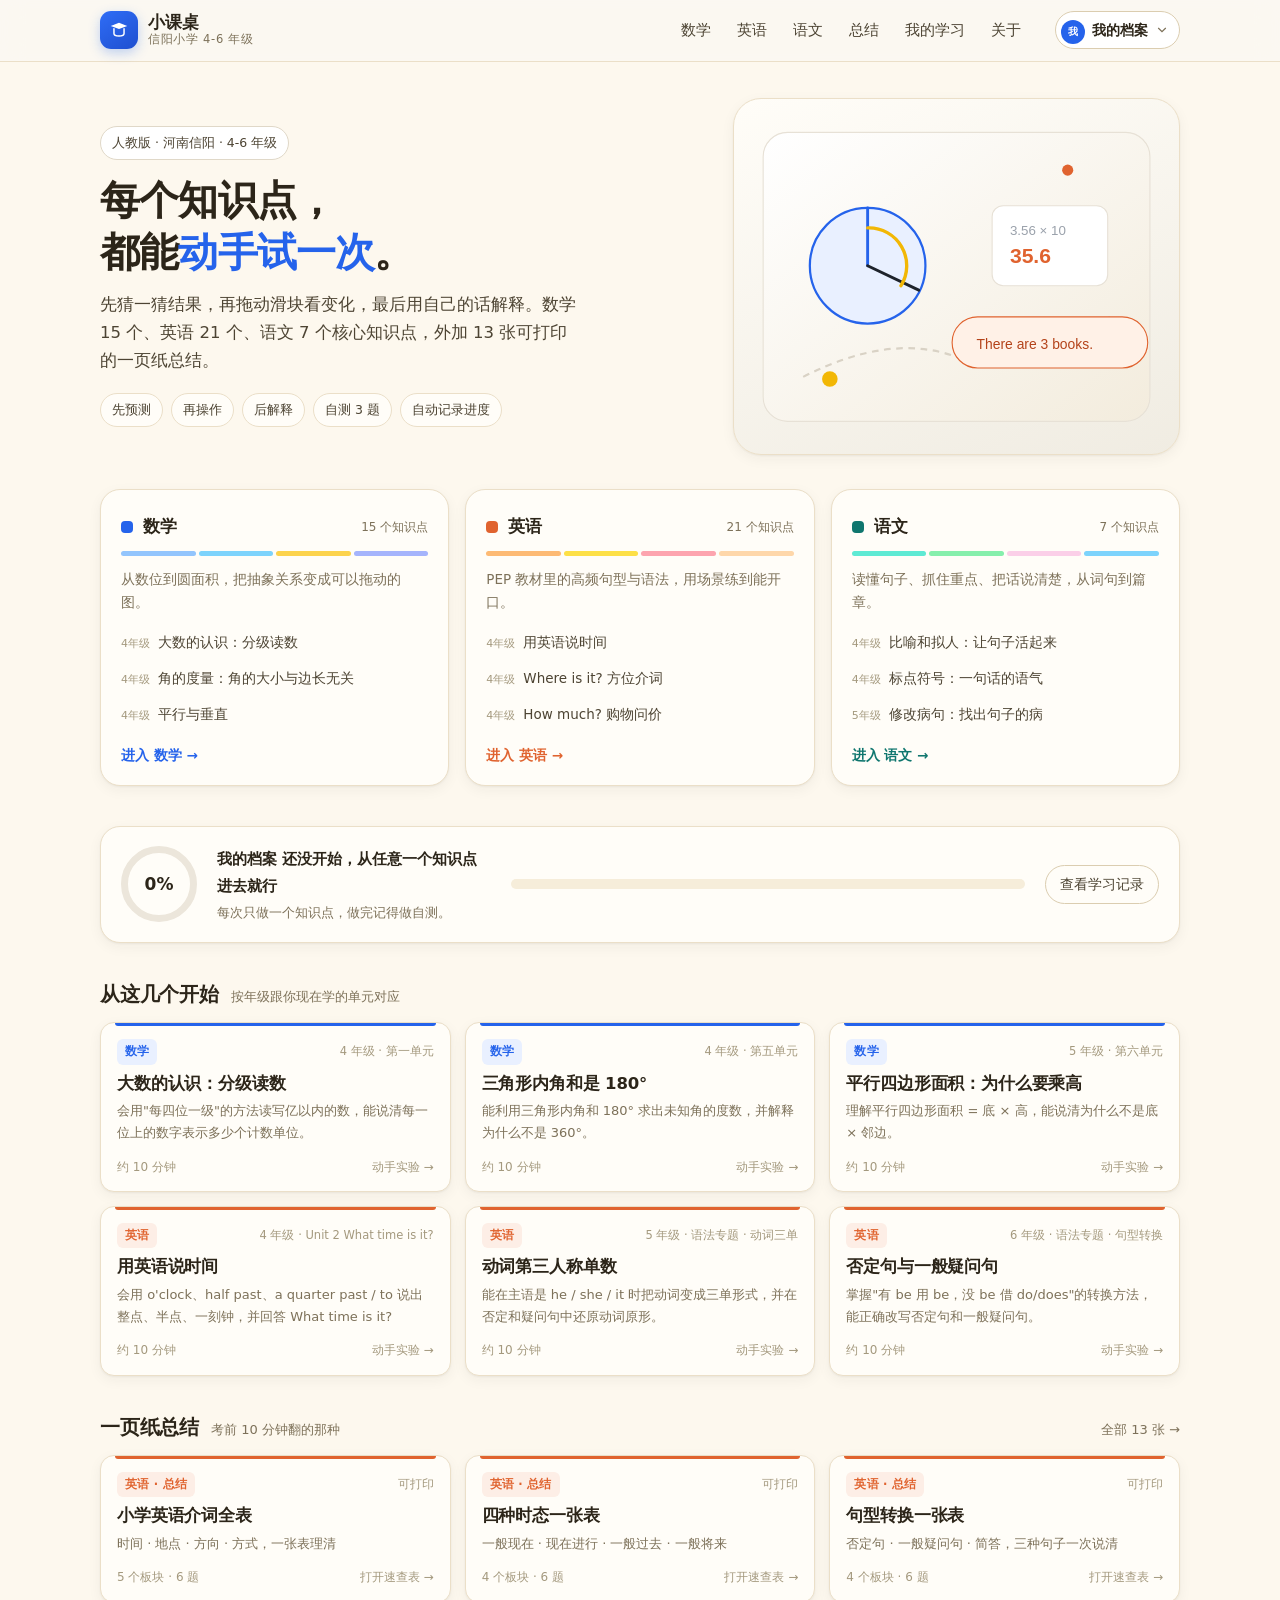
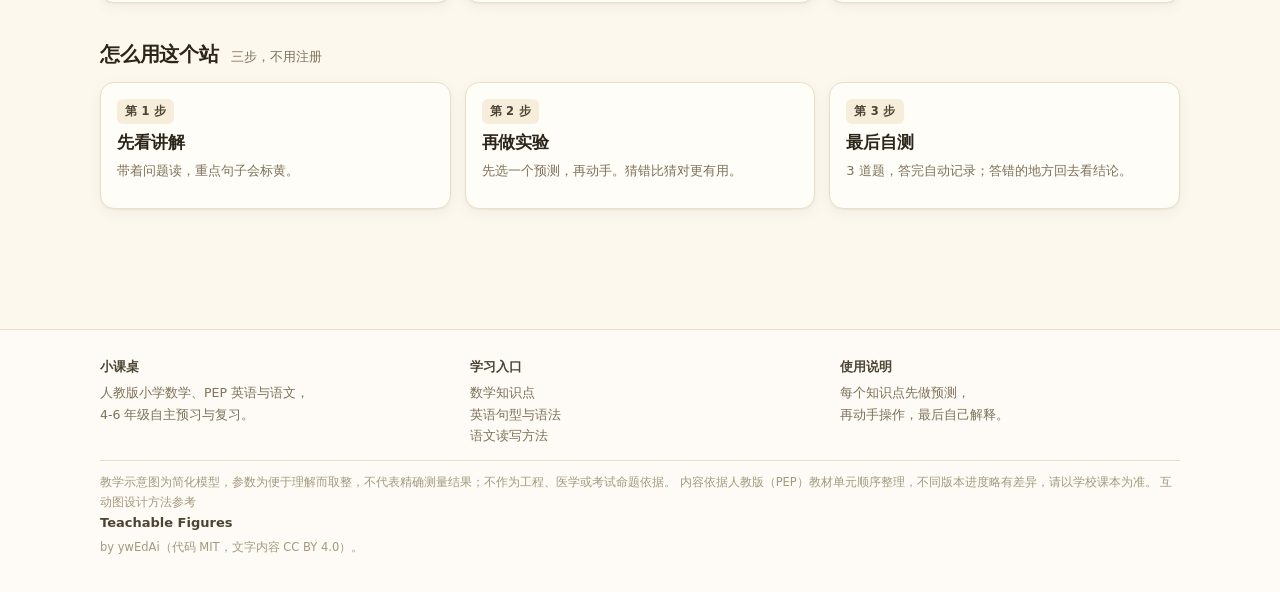
<file: index.html>
<!doctype html>
<html lang="zh-CN">
<head>
<meta charset="utf-8">
<meta name="viewport" content="width=device-width, initial-scale=1, viewport-fit=cover">
<title>小课桌 · 信阳小学 4-6 年级知识点</title>
<meta name="description" content="人教版小学数学、PEP 英语与语文知识点，每个知识点配一个可以动手做的实验：先预测、再操作、后解释。适合 4-6 年级自主预习与复习。">
<meta name="theme-color" content="#fbf8f3">
<meta name="format-detection" content="telephone=no">
<link rel="icon" href="assets/img/favicon.svg" type="image/svg+xml">
<link rel="stylesheet" href="assets/css/main.css">
</head>
<body>
<a class="skip" href="#main">跳到主要内容</a>

<header class="topbar">
  <div class="topbar-in">
    <a class="brand" href="#/">
      <span class="brand-mark" aria-hidden="true">
        <svg viewBox="0 0 24 24" fill="none"><path d="M3 7.5 12 4l9 3.5-9 3.5-9-3.5Z" fill="#fff"/><path d="M6.5 10.6v5.2c0 1.5 2.5 2.7 5.5 2.7s5.5-1.2 5.5-2.7v-5.2" stroke="#fff" stroke-width="1.6" stroke-linecap="round"/></svg>
      </span>
      <span class="brand-txt">
        <b>小课桌</b>
        <span>信阳小学 4-6 年级</span>
      </span>
    </a>
    <nav class="nav" aria-label="主导航">
      <a href="#/math" data-page="math">数学</a>
      <a href="#/english" data-page="english">英语</a>
      <a href="#/chinese" data-page="chinese">语文</a>
      <a href="#/cheat" data-page="cheat">总结</a>
      <a href="#/me" data-page="me">我的学习</a>
      <a href="#/about" data-page="about">关于</a>
    </nav>
    <button class="profile-btn" id="profileBtn" type="button" aria-haspopup="dialog" aria-expanded="false" aria-label="切换或新建学习档案">
      <span class="pf-avatar-slot" id="pfAvatar"></span>
      <span class="pf-name" id="pfName">我的档案</span>
      <svg class="pf-caret" viewBox="0 0 24 24" fill="none" stroke="currentColor" stroke-width="2" stroke-linecap="round"><path d="m6 9 6 6 6-6"/></svg>
    </button>
    <button class="burger" id="burger" aria-label="打开菜单" aria-expanded="false" aria-controls="sheet">
      <svg viewBox="0 0 24 24" fill="none" stroke="currentColor" stroke-width="2" stroke-linecap="round"><path d="M4 7h16M4 12h16M4 17h16"/></svg>
    </button>
  </div>
</header>

<div class="drawer" id="sheet" hidden>
  <div class="drawer-panel" role="dialog" aria-label="站点导航">
    <a href="#/"><i style="background:#1e232b"></i>首页</a>
    <a href="#/math"><i style="background:#2563eb"></i>数学</a>
    <a href="#/english"><i style="background:#e0632f"></i>英语</a>
    <a href="#/chinese"><i style="background:#0f766e"></i>语文</a>
    <a href="#/cheat"><i style="background:#f2b705"></i>一页纸总结</a>
    <a href="#/me"><i style="background:#15803d"></i>我的学习</a>
    <a href="#/about"><i style="background:#9aa1ab"></i>关于本站</a>
  </div>
</div>

<main id="main" class="wrap"></main>

<footer class="foot">
  <div class="foot-in">
    <div class="col">
      <b>小课桌</b>
      人教版小学数学、PEP 英语与语文，<br>4-6 年级自主预习与复习。
    </div>
    <div class="col">
      <b>学习入口</b>
      <a href="#/math">数学知识点</a><br>
      <a href="#/english">英语句型与语法</a><br>
      <a href="#/chinese">语文读写方法</a>
    </div>
    <div class="col">
      <b>使用说明</b>
      每个知识点先做预测，<br>再动手操作，最后自己解释。
    </div>
    <div class="foot-note">
      教学示意图为简化模型，参数为便于理解而取整，不代表精确测量结果；不作为工程、医学或考试命题依据。
      内容依据人教版（PEP）教材单元顺序整理，不同版本进度略有差异，请以学校课本为准。
      互动图设计方法参考 <b>Teachable Figures</b> by ywEdAi（代码 MIT，文字内容 CC BY 4.0）。
    </div>
  </div>
</footer>

<script src="data/math.js"></script>
<script src="data/english.js"></script>
<script src="data/english-grammar.js"></script>
<script src="data/chinese.js"></script>
<script src="data/summaries.js"></script>
<script src="assets/js/core.js"></script>
<script src="assets/js/sync-config.js"></script>
<script src="assets/js/sync.js"></script>
<script src="assets/js/fig-math.js"></script>
<script src="assets/js/fig-en.js"></script>
<script src="assets/js/fig-cn.js"></script>
<script src="assets/js/app.js"></script>
</body>
</html>
</file>
<file: assets/css/main.css>
/* ==========================================================================
   小课桌 · 信阳小学 4-6 年级知识点
   纯静态站点样式表，无外部依赖，可离线打开
   ========================================================================== */

/* ---------- 设计令牌 ---------- */
:root {
  --paper: #fbf8f3;
  --paper-2: #f4efe6;
  --card: #ffffff;
  --ink: #1e232b;
  --ink-2: #3d4552;
  --muted: #6b7280;
  --faint: #9aa1ab;
  --line: #e7e1d6;
  --line-2: #d9d2c5;

  --math: #2563eb;
  --math-soft: #e9f0ff;
  --en: #e0632f;
  --en-soft: #fdeee6;
  --cn: #0f766e;
  --cn-soft: #e3f3f0;

  --good: #15803d;
  --good-soft: #e8f6ec;
  --bad: #c2410c;
  --bad-soft: #fdece3;
  --gold: #f2b705;

  --r-sm: 8px;
  --r-md: 14px;
  --r-lg: 20px;
  --r-xl: 28px;
  --shadow-1: 0 1px 2px rgba(30, 35, 43, .05), 0 4px 14px rgba(30, 35, 43, .05);
  --shadow-2: 0 2px 6px rgba(30, 35, 43, .06), 0 18px 40px rgba(30, 35, 43, .08);
  --sans: "PingFang SC", "HarmonyOS Sans SC", "Microsoft YaHei", "Noto Sans SC", system-ui, -apple-system, sans-serif;
  --mono: ui-monospace, "SFMono-Regular", "Cascadia Code", Consolas, monospace;
  --maxw: 1120px;
}

*, *::before, *::after { box-sizing: border-box; }

html {
  -webkit-text-size-adjust: 100%;
  scroll-behavior: smooth;
  scroll-padding-top: 88px;
}

body {
  margin: 0;
  font-family: var(--sans);
  font-size: 16px;
  line-height: 1.7;
  color: var(--ink);
  background-color: var(--paper);
  background-image:
    radial-gradient(circle at 12% -8%, #fff6e2 0, transparent 42%),
    radial-gradient(circle at 92% 4%, #eaf1ff 0, transparent 38%);
  background-attachment: fixed;
  -webkit-font-smoothing: antialiased;
  overflow-x: hidden;
}

img, svg { max-width: 100%; }
a { color: inherit; text-decoration: none; }
button { font: inherit; color: inherit; }
h1, h2, h3, h4 { line-height: 1.32; margin: 0 0 .5em; font-weight: 700; letter-spacing: -.01em; }
p { margin: 0 0 1em; }
ul, ol { margin: 0 0 1em; padding-left: 1.35em; }
li { margin: .25em 0; }
code { font-family: var(--mono); font-size: .92em; background: var(--paper-2); padding: .1em .35em; border-radius: 5px; }

.skip {
  position: absolute; left: -9999px; top: 0; z-index: 200;
  background: var(--ink); color: #fff; padding: 10px 16px; border-radius: 0 0 var(--r-md) 0;
}
.skip:focus { left: 0; }

:focus-visible {
  outline: 3px solid rgba(37, 99, 235, .45);
  outline-offset: 2px;
  border-radius: 4px;
}

/* ---------- 顶栏 ---------- */
.topbar {
  position: sticky; top: 0; z-index: 60;
  backdrop-filter: saturate(140%) blur(12px);
  -webkit-backdrop-filter: saturate(140%) blur(12px);
  background: rgba(251, 248, 243, .86);
  border-bottom: 1px solid var(--line);
}
.topbar-in {
  max-width: var(--maxw); margin: 0 auto;
  padding: 10px 20px;
  display: flex; align-items: center; gap: 14px;
}
.brand { display: flex; align-items: center; gap: 10px; min-width: 0; }
.brand-mark {
  width: 38px; height: 38px; flex: none;
  border-radius: 11px;
  background: linear-gradient(145deg, #2f6df6, #1e4fd0);
  box-shadow: 0 4px 12px rgba(37, 99, 235, .28);
  display: grid; place-items: center;
}
.brand-mark svg { width: 22px; height: 22px; }
.brand-txt { display: flex; flex-direction: column; line-height: 1.15; min-width: 0; }
.brand-txt b { font-size: 16.5px; letter-spacing: .01em; }
.brand-txt span { font-size: 11.5px; color: var(--muted); letter-spacing: .06em; white-space: nowrap; }

.nav { margin-left: auto; display: flex; align-items: center; gap: 2px; }
.nav a {
  position: relative;
  padding: 8px 12px; border-radius: 999px;
  font-size: 14.5px; color: var(--ink-2); font-weight: 500;
  transition: background-color .16s, color .16s;
  white-space: nowrap;
}
.nav a:hover { background: var(--paper-2); }
.nav a[aria-current="page"] { color: #fff; }
.nav a[aria-current="page"][data-page="math"] { background: var(--math); }
.nav a[aria-current="page"][data-page="english"] { background: var(--en); }
.nav a[aria-current="page"][data-page="chinese"] { background: var(--cn); }
.nav a[aria-current="page"][data-page="cheat"] { background: var(--gold); color: #4a3600; }
.nav a[aria-current="page"][data-page="me"],
.nav a[aria-current="page"][data-page="about"] { background: var(--ink); }

.burger {
  display: none; margin-left: auto;
  width: 44px; height: 44px; border: 1px solid var(--line-2); border-radius: 12px;
  background: var(--card); align-items: center; justify-content: center; cursor: pointer;
}
.burger svg { width: 20px; height: 20px; }

/* 移动端抽屉 */
.drawer {
  position: fixed; inset: 0; z-index: 120;
  background: rgba(24, 28, 34, .38);
  display: grid; align-items: start;
  animation: fade .18s ease-out;
}
.drawer[hidden] { display: none; }
.drawer-panel {
  background: var(--card);
  margin: 68px 14px 0;
  border-radius: var(--r-lg);
  padding: 14px;
  box-shadow: var(--shadow-2);
  animation: drop .22s cubic-bezier(.2, .8, .3, 1);
}
.drawer-panel a {
  display: flex; align-items: center; gap: 12px;
  padding: 14px 12px; border-radius: 12px; font-weight: 600; font-size: 16px;
}
.drawer-panel a + a { border-top: 1px solid var(--line); }
.drawer-panel a i { width: 10px; height: 10px; border-radius: 50%; flex: none; }
@keyframes fade { from { opacity: 0 } }
@keyframes drop { from { transform: translateY(-10px); opacity: 0 } }

/* ---------- 布局 ---------- */
.wrap { max-width: var(--maxw); margin: 0 auto; padding: 28px 20px 80px; }

/* ---------- 首页 hero ---------- */
.hero {
  display: grid; grid-template-columns: 1.15fr .85fr; gap: 28px;
  align-items: center; margin: 8px 0 34px;
}
.hero h1 { font-size: clamp(26px, 3.6vw, 40px); letter-spacing: -.02em; margin-bottom: 12px; }
.hero h1 em { font-style: normal; color: var(--math); }
.hero p.lead { color: var(--ink-2); font-size: 16.5px; max-width: 46ch; }
.hero-tags { display: flex; flex-wrap: wrap; gap: 8px; margin-top: 18px; }
.tag {
  font-size: 12.5px; padding: 5px 11px; border-radius: 999px;
  background: var(--card); border: 1px solid var(--line); color: var(--ink-2);
}
.hero-art {
  position: relative; aspect-ratio: 5 / 4; border-radius: var(--r-xl);
  background: linear-gradient(160deg, #fffdf8, #f0ece2);
  border: 1px solid var(--line); box-shadow: var(--shadow-1);
  display: grid; place-items: center; overflow: hidden;
}
.hero-art svg { width: 100%; height: 100%; }

/* ---------- 科目卡 ---------- */
.subject-grid { display: grid; grid-template-columns: repeat(3, 1fr); gap: 16px; margin-bottom: 40px; }
.subject-card {
  position: relative; overflow: hidden;
  background: var(--card); border: 1px solid var(--line); border-radius: var(--r-lg);
  padding: 22px 20px 18px; box-shadow: var(--shadow-1);
  transition: transform .18s ease, box-shadow .18s ease, border-color .18s;
  display: flex; flex-direction: column;
}
.subject-card:hover { transform: translateY(-3px); box-shadow: var(--shadow-2); border-color: var(--line-2); }
.subject-card::after {
  content: ""; position: absolute; inset: auto -30% -60% auto;
  width: 180px; height: 180px; border-radius: 50%;
  background: var(--tint); opacity: .5; pointer-events: none;
}
.sc-E { --tone: var(--en); --tint: var(--en-soft); }
.sc-M { --tone: var(--math); --tint: var(--math-soft); }
.sc-C { --tone: var(--cn); --tint: var(--cn-soft); }
.sc-top { display: flex; align-items: center; gap: 10px; margin-bottom: 10px; }
.sc-dot { width: 12px; height: 12px; border-radius: 4px; background: var(--tone); }
.sc-top b { font-size: 17px; }
.sc-count { margin-left: auto; font-size: 12px; color: var(--muted); font-variant-numeric: tabular-nums; }
.subject-card p { color: var(--muted); font-size: 13.5px; margin-bottom: 14px; }
.sc-list { display: flex; flex-direction: column; gap: 6px; margin-bottom: 14px; }
.sc-list a {
  font-size: 13.5px; color: var(--ink-2); padding: 3px 0;
  border-bottom: 1px dashed transparent;
  display: flex; gap: 8px; align-items: baseline;
}
.sc-list a:hover { color: var(--tone); border-bottom-color: var(--tone); }
.sc-list a span { font-size: 11px; color: var(--faint); font-variant-numeric: tabular-nums; flex: none; }
.sc-go { margin-top: auto; font-size: 13.5px; font-weight: 600; color: var(--tone); display: flex; align-items: center; gap: 6px; }

/* 学科色族色板：首页先建立颜色联想，进到页面里才不会觉得「换了个站」 */
.sc-palette { display: flex; gap: 3px; margin: 0 0 12px; }
.sc-palette i { display: block; flex: 1; height: 5px; border-radius: 3px; }
/* 首页色板用「饱和版」，页面内色带用「浅色版」：同色相不同深度，形成对应 */
.sc-M .sc-palette i:nth-child(1) { background: #93c5fd; }
.sc-M .sc-palette i:nth-child(2) { background: #7dd3fc; }
.sc-M .sc-palette i:nth-child(3) { background: #fcd34d; }
.sc-M .sc-palette i:nth-child(4) { background: #a5b4fc; }
.sc-E .sc-palette i:nth-child(1) { background: #fdba74; }
.sc-E .sc-palette i:nth-child(2) { background: #fde047; }
.sc-E .sc-palette i:nth-child(3) { background: #fda4af; }
.sc-E .sc-palette i:nth-child(4) { background: #fed7aa; }
.sc-C .sc-palette i:nth-child(1) { background: #5eead4; }
.sc-C .sc-palette i:nth-child(2) { background: #86efac; }
.sc-C .sc-palette i:nth-child(3) { background: #fbcfe8; }
.sc-C .sc-palette i:nth-child(4) { background: #7dd3fc; }

/* ---------- 首页模块 ---------- */
.sec-head { display: flex; align-items: baseline; gap: 12px; margin: 0 0 14px; }
.sec-head h2 { font-size: 20px; margin: 0; }
.sec-head p { margin: 0; font-size: 13px; color: var(--muted); }
.sec-head .more { margin-left: auto; font-size: 13px; color: var(--muted); }
.sec-head .more:hover { color: var(--ink); }

/* 进度 */
.progress-band {
  background: var(--card); border: 1px solid var(--line); border-radius: var(--r-lg);
  padding: 18px 20px; box-shadow: var(--shadow-1);
  display: flex; align-items: center; gap: 20px; flex-wrap: wrap; margin-bottom: 38px;
}
.ring { position: relative; width: 76px; height: 76px; flex: none; }
.ring svg { transform: rotate(-90deg); }
.ring b {
  position: absolute; inset: 0; display: grid; place-items: center;
  font-size: 17px; font-variant-numeric: tabular-nums;
}
.pb-txt { min-width: 200px; flex: 1; }
.pb-txt b { font-size: 15px; }
.pb-txt p { margin: 2px 0 0; font-size: 13px; color: var(--muted); }
.pb-bar { flex: 1 1 240px; height: 10px; border-radius: 999px; background: var(--paper-2); overflow: hidden; display: flex; }
.pb-bar i { display: block; height: 100%; }
.pb-bar i.m { background: var(--math); }
.pb-bar i.e { background: var(--en); }
.pb-bar i.c { background: var(--cn); }

/* 年级筛选 */
.filters { display: flex; flex-wrap: wrap; gap: 8px; align-items: center; margin-bottom: 16px; }
.chip {
  border: 1px solid var(--line-2); background: var(--card); color: var(--ink-2);
  padding: 7px 14px; border-radius: 999px; font-size: 13.5px; cursor: pointer;
  transition: background-color .15s, color .15s, border-color .15s;
  min-height: 38px;
}
.chip:hover { border-color: var(--ink-2); }
.chip[aria-pressed="true"] { background: var(--ink); color: #fff; border-color: var(--ink); }
.chip.m[aria-pressed="true"] { background: var(--math); border-color: var(--math); }
.chip.e[aria-pressed="true"] { background: var(--en); border-color: var(--en); }
.chip.c[aria-pressed="true"] { background: var(--cn); border-color: var(--cn); }
.chip-sep { width: 1px; height: 22px; background: var(--line-2); margin: 0 4px; }

.search {
  flex: 1 1 200px; min-width: 160px; display: flex; align-items: center; gap: 8px;
  background: var(--card); border: 1px solid var(--line-2); border-radius: 999px;
  padding: 0 14px; height: 40px;
}
.search svg { width: 16px; height: 16px; color: var(--faint); flex: none; }
.search input {
  border: 0; outline: none; background: transparent; font: inherit; font-size: 14px;
  width: 100%; color: var(--ink);
}

/* ---------- 知识点列表 ---------- */
.list-grid { display: grid; grid-template-columns: repeat(auto-fill, minmax(292px, 1fr)); gap: 14px; }
.pcard {
  position: relative; display: flex; flex-direction: column;
  background: var(--card); border: 1px solid var(--line); border-radius: var(--r-md);
  padding: 16px 16px 14px; box-shadow: var(--shadow-1);
  transition: transform .16s, box-shadow .16s, border-color .16s;
}
.pcard:hover { transform: translateY(-2px); box-shadow: var(--shadow-2); border-color: var(--line-2); }
/* 列表页：卡片顶部的学科色书签条 */
.pcard::before {
  content: ""; position: absolute; top: 0; left: 14px; right: 14px; height: 3px;
  border-radius: 0 0 3px 3px; background: var(--s-tone);
}
.pcard-top { display: flex; align-items: center; gap: 8px; margin-bottom: 8px; }
.badge {
  font-size: 11.5px; font-weight: 600; padding: 3px 8px; border-radius: 6px;
  background: var(--s-soft); color: var(--s-tone); letter-spacing: .02em;
}
.pcard h3 { font-size: 16.5px; margin: 0 0 6px; }
.pcard .goal { font-size: 13px; color: var(--muted); margin: 0 0 12px; display: -webkit-box; -webkit-line-clamp: 2; -webkit-box-orient: vertical; overflow: hidden; }
.pcard-foot { margin-top: auto; display: flex; align-items: center; gap: 8px; font-size: 12px; color: var(--faint); }
.pcard-foot .done { color: var(--good); display: inline-flex; align-items: center; gap: 4px; }
.pcard .term { margin-left: auto; }

.s-M { --s-tone: var(--math); --s-soft: var(--math-soft); }
.s-E { --s-tone: var(--en); --s-soft: var(--en-soft); }
.s-C { --s-tone: var(--cn); --s-soft: var(--cn-soft); }

.empty { text-align: center; color: var(--muted); padding: 50px 0; }

/* ---------- 知识点详情 ---------- */
.crumb { display: flex; gap: 8px; font-size: 13px; color: var(--muted); margin-bottom: 14px; flex-wrap: wrap; }
.crumb a:hover { color: var(--ink); }
.crumb span { opacity: .5; }

.point-layout { display: grid; grid-template-columns: minmax(0, 1fr) 268px; gap: 34px; align-items: start; }
.point-layout > * { min-width: 0; }
.prose, .lab, .lab-head, .predict, .insight, .frame { min-width: 0; }
.lab-body > * { min-width: 0; }
.stage > * { max-width: 100%; }

.point-head { margin-bottom: 22px; }
.point-head h1 { font-size: clamp(24px, 3vw, 33px); margin-bottom: 8px; }
.point-head .kicker { font-size: 13px; color: var(--s-tone); font-weight: 600; letter-spacing: .03em; margin-bottom: 6px; }
.goalbox {
  margin-top: 16px; border-left: 3px solid var(--s-tone); background: var(--s-soft);
  padding: 14px 16px; border-radius: 0 var(--r-md) var(--r-md) 0;
}
.goalbox b { font-size: 13px; color: var(--s-tone); display: block; margin-bottom: 4px; letter-spacing: .04em; }
.goalbox p { margin: 0; font-size: 14.5px; color: var(--ink-2); }

/* ---------- 一句话记住（每页主锚点，先给结论）---------- */
.keynote {
  position: relative; margin: 18px 0 8px; padding: 17px 20px 17px 24px;
  border-radius: 16px; border: 1.5px solid var(--s-tone);
  background: linear-gradient(135deg, var(--s-soft) 0%, #fff 78%);
  box-shadow: 0 3px 0 rgba(30, 35, 43, .045);
}
.keynote::before {
  content: ""; position: absolute; left: 0; top: 13px; bottom: 13px;
  width: 5px; border-radius: 0 4px 4px 0; background: var(--s-tone);
}
.keynote-tag {
  display: inline-block; font-size: 11.5px; font-weight: 800; letter-spacing: .1em;
  color: #fff; background: var(--s-tone); padding: 3px 10px; border-radius: 999px; margin-bottom: 9px;
}
.keynote-txt { font-size: clamp(17px, 2.1vw, 21px); line-height: 1.7; font-weight: 700; color: var(--ink); }
.keynote-txt b { color: var(--s-tone); }

.prose h2 { font-size: 20px; margin: 30px 0 12px; display: flex; align-items: center; gap: 9px; }
.prose h2::before {
  content: ""; width: 5px; height: 18px; border-radius: 3px; background: var(--s-tone); flex: none;
}
/* 正文小节：自动编号，一眼看清「这是第几个要点」 */
.body-prose { counter-reset: sec; }
.body-prose h2 { counter-increment: sec; }
.body-prose h2::before {
  content: counter(sec); width: 25px; height: 25px; border-radius: 8px;
  background: var(--s-tone); color: #fff; font-size: 13.5px; font-weight: 800;
  display: inline-flex; align-items: center; justify-content: center;
}
.prose h3 { font-size: 16px; margin: 20px 0 8px; }
.prose p { font-size: 15.5px; color: var(--ink-2); }
.prose ul, .prose ol { font-size: 15.5px; color: var(--ink-2); }
.prose li::marker { color: var(--s-tone); }
.prose b, .prose strong { color: var(--ink); }
/* 关键词：学科色 + 荧光笔底纹，等于替孩子划好了重点 */
.prose p b, .prose li b, .prose .hl {
  color: var(--s-tone); font-weight: 700;
  background: linear-gradient(transparent 66%, var(--s-soft) 66%);
  padding: 0 1px; border-radius: 2px;
}

.callout {
  border: 1px solid var(--line); background: var(--card); border-radius: var(--r-md);
  padding: 13px 16px; margin: 16px 0; font-size: 14.5px; color: var(--ink-2);
  display: flex; gap: 10px;
}
.callout .ico { flex: none; font-size: 15px; line-height: 1.6; }
.callout b { color: var(--ink); }
.callout.warn { background: var(--bad-soft); border-color: #efc0a6; border-left: 4px solid var(--bad); }
.callout.tip { background: var(--good-soft); border-color: #b3dcc2; border-left: 4px solid var(--good); }
.callout p { margin: 0; font-size: 14.5px; }

table.data {
  width: 100%; border-collapse: collapse; margin: 14px 0; font-size: 14px;
  background: var(--card); border-radius: var(--r-sm); overflow: hidden;
  display: block; overflow-x: auto; white-space: nowrap;
}
table.data th, table.data td { padding: 9px 12px; border-bottom: 1px solid var(--line); text-align: left; }
table.data th { background: var(--paper-2); font-weight: 600; color: var(--ink); font-size: 13px; }
table.data tr:last-child td { border-bottom: 0; }
table.data td b { color: var(--s-tone); }
table.data td:first-child { background: #fdfaf3; font-weight: 600; color: var(--ink); }

/* ---------- 互动实验 ---------- */
.lab {
  margin: 34px 0; border-radius: var(--r-lg); overflow: hidden;
  border: 1px solid #dcd6c9; background: #fffdf9; box-shadow: var(--shadow-1);
}
.lab-head {
  display: flex; align-items: center; gap: 10px; flex-wrap: wrap;
  padding: 14px 18px; background: linear-gradient(180deg, #fff9ec, #fffdf8);
  border-bottom: 1px solid var(--line);
}
.lab-badge {
  font-size: 11.5px; font-weight: 700; letter-spacing: .06em;
  background: var(--gold); color: #4a3600; padding: 3px 9px; border-radius: 6px;
}
.lab-head h3 { font-size: 16px; margin: 0; }
.lab-head .lead { font-size: 12.5px; color: var(--muted); width: 100%; margin: 0; }
.lab-body { display: grid; grid-template-columns: minmax(0, 1.35fr) minmax(230px, .65fr); }
.lab-body.locked .stage,
.lab-body.locked .lab-side { opacity: .45; filter: grayscale(.15); pointer-events: none; }
.lab-body { transition: opacity .2s; }
.stage {
  position: relative; padding: 12px; min-height: 260px;
  display: grid; place-items: center;
  background:
    radial-gradient(circle at 50% 40%, #ffffff, #fbf7ef);
  border-right: 1px solid var(--line);
}
.stage svg { width: 100%; height: auto; max-height: 380px; display: block; touch-action: none; }
.stage .stage-note {
  position: absolute; inset: auto 10px 8px 10px; text-align: center;
  font-size: 11.5px; color: var(--faint); pointer-events: none;
}
.lab-side { padding: 14px 16px 16px; display: flex; flex-direction: column; gap: 12px; min-width: 0; }

/* 预测区 */
.predict { padding: 14px 18px 16px; border-bottom: 1px dashed var(--line-2); background: #fffdf8; }
.predict-q { font-size: 14.5px; font-weight: 600; margin-bottom: 10px; display: flex; gap: 8px; }
.predict-q .num {
  flex: none; width: 21px; height: 21px; border-radius: 50%; background: var(--ink); color: #fff;
  font-size: 12px; display: grid; place-items: center; margin-top: 2px;
}
.pred-opts { display: flex; flex-direction: column; gap: 7px; }
.pred-opt {
  text-align: left; padding: 10px 13px; border-radius: 10px;
  border: 1.5px solid var(--line-2); background: #fff; cursor: pointer;
  font-size: 14px; transition: border-color .15s, background-color .15s;
  display: flex; gap: 9px; align-items: flex-start;
}
.pred-opt:hover { border-color: var(--faint); }
.pred-opt .k {
  flex: none; width: 20px; height: 20px; border-radius: 5px; background: var(--paper-2);
  display: grid; place-items: center; font-size: 11.5px; font-weight: 700; color: var(--muted);
}
.pred-opt[data-state="right"] { border-color: var(--good); background: var(--good-soft); }
.pred-opt[data-state="right"] .k { background: var(--good); color: #fff; }
.pred-opt[data-state="wrong"] { border-color: #e6a281; background: var(--bad-soft); }
.pred-opt[data-state="wrong"] .k { background: var(--bad); color: #fff; }
.pred-opt:disabled { cursor: default; }
.pred-feedback {
  margin-top: 10px; font-size: 13.5px; padding: 10px 12px; border-radius: 9px;
  background: var(--paper-2); color: var(--ink-2); display: none;
}
.pred-feedback.show { display: block; animation: fade .2s; }
.pred-feedback b { color: var(--ink); }

/* 控件 */
.ctrl { display: flex; flex-direction: column; gap: 3px; }
.ctrl-top { display: flex; align-items: baseline; gap: 8px; font-size: 12.5px; color: var(--muted); }
.ctrl-top b { color: var(--ink); font-variant-numeric: tabular-nums; margin-left: auto; font-size: 13px; }
input[type="range"] {
  -webkit-appearance: none; appearance: none; width: 100%; height: 26px;
  background: transparent; cursor: pointer; margin: 0;
}
input[type="range"]::-webkit-slider-runnable-track {
  height: 6px; border-radius: 99px; background: var(--paper-2); border: 1px solid var(--line);
}
input[type="range"]::-webkit-slider-thumb {
  -webkit-appearance: none; width: 20px; height: 20px; border-radius: 50%;
  background: #fff; border: 2.5px solid var(--s-tone, var(--math));
  box-shadow: 0 1px 4px rgba(0, 0, 0, .15); margin-top: -8px;
}
input[type="range"]::-moz-range-track { height: 6px; border-radius: 99px; background: var(--paper-2); }
input[type="range"]::-moz-range-thumb {
  width: 18px; height: 18px; border-radius: 50%; background: #fff;
  border: 2.5px solid var(--s-tone, var(--math));
}
input[type="range"]:disabled { opacity: .45; cursor: not-allowed; }

.btn-row { display: flex; flex-wrap: wrap; gap: 7px; }
.btn {
  border: 1px solid var(--line-2); background: #fff; border-radius: 9px;
  padding: 7px 12px; font-size: 13px; cursor: pointer; min-height: 38px;
  transition: background-color .14s, border-color .14s, color .14s;
}
.btn:hover { border-color: var(--ink-2); }
.btn[aria-pressed="true"] { background: var(--s-tone, var(--ink)); border-color: var(--s-tone, var(--ink)); color: #fff; }
.btn:disabled { opacity: .45; cursor: not-allowed; }
.btn.ghost { background: transparent; }
.btn.sm { padding: 5px 10px; min-height: 32px; font-size: 12.5px; }

/* 读数区 */
.readout {
  border: 1px solid var(--line); border-radius: 11px; background: #fff;
  padding: 10px 12px; display: flex; flex-direction: column; gap: 5px;
}
.readout .row { display: flex; justify-content: space-between; gap: 10px; font-size: 13px; align-items: flex-start; }
.readout .row span { color: var(--muted); flex: 0 0 auto; white-space: nowrap; }
.readout .row b { font-variant-numeric: tabular-nums; color: var(--ink); text-align: right; flex: 1 1 auto; min-width: 0; }
.readout .row.big { font-size: 14.5px; }
.readout .row.big b { color: var(--s-tone); font-size: 16px; }
.readout .eq { font-family: var(--mono); font-size: 12.5px; color: var(--ink-2); }
.lab-hint { font-size: 11.5px; color: var(--faint); margin: 0; }

/* 洞察 & 迁移 */
.insight {
  padding: 16px 18px; border-top: 1px dashed var(--line-2);
  background: var(--good-soft); font-size: 15.5px; font-weight: 600; color: #14532d;
  display: none; gap: 10px; line-height: 1.75;
}
.insight.show { display: flex; animation: fade .25s; }
.insight b { color: #0d3d21; }
.frame { padding: 12px 18px; border-top: 1px solid var(--line); font-size: 13.5px; color: var(--ink-2); background: #fff; }
.frame b { color: var(--s-tone); }

/* ---------- 侧栏 ---------- */
.side { position: sticky; top: 86px; display: flex; flex-direction: column; gap: 14px; font-size: 13px; }
.side-card { background: var(--card); border: 1px solid var(--line); border-radius: var(--r-md); padding: 14px 16px; box-shadow: var(--shadow-1); }
.side-card h4 { font-size: 12px; letter-spacing: .08em; color: var(--muted); text-transform: uppercase; margin-bottom: 10px; }
.toc { display: flex; flex-direction: column; gap: 2px; }
.toc a { padding: 5px 8px; border-radius: 7px; color: var(--ink-2); border-left: 2px solid transparent; font-size: 13px; }
.toc a:hover { background: var(--paper-2); }
.toc a.active { border-left-color: var(--s-tone); background: var(--s-soft); color: var(--ink); font-weight: 600; }
.side-nav { display: flex; flex-direction: column; gap: 8px; }
.side-nav a {
  display: flex; flex-direction: column; gap: 2px; padding: 9px 10px;
  border-radius: 9px; background: var(--paper-2);
}
.side-nav a:hover { background: var(--s-soft); }
.side-nav a span { font-size: 11px; color: var(--muted); }
.side-nav a b { font-size: 13.5px; font-weight: 600; }

/* ---------- 例题 ---------- */
.example {
  border: 1px solid var(--line); border-radius: var(--r-md); background: var(--card);
  padding: 16px 18px; margin: 16px 0;
}
.example .ex-q { font-size: 15px; font-weight: 600; margin-bottom: 10px; }
.example ol { margin: 0; padding-left: 1.3em; font-size: 14.5px; color: var(--ink-2); }
.example .ex-a {
  margin-top: 10px; padding-top: 10px; border-top: 1px dashed var(--line);
  font-size: 14.5px; color: var(--ink);
}
.example .ex-a b { color: var(--s-tone); }

/* ---------- 自测 ---------- */
.quiz { margin: 34px 0 20px; }
.quiz-item {
  border: 1px solid var(--line); border-radius: var(--r-md); background: var(--card);
  padding: 16px 18px; margin-bottom: 12px;
}
.quiz-item .q { font-size: 14.5px; font-weight: 600; margin-bottom: 10px; display: flex; gap: 9px; }
.quiz-item .q i {
  font-style: normal; flex: none; width: 22px; height: 22px; border-radius: 50%;
  background: var(--s-soft); color: var(--s-tone); font-size: 12px; font-weight: 700;
  display: grid; place-items: center;
}
.qopts { display: grid; grid-template-columns: repeat(auto-fit, minmax(150px, 1fr)); gap: 8px; }
.qopt {
  text-align: left; border: 1.5px solid var(--line); background: #fff; border-radius: 10px;
  padding: 10px 12px; cursor: pointer; font-size: 14px; min-height: 44px;
  transition: border-color .14s, background-color .14s;
}
.qopt:hover { border-color: var(--faint); }
.qopt[data-state="right"] { border-color: var(--good); background: var(--good-soft); }
.qopt[data-state="wrong"] { border-color: #e6a281; background: var(--bad-soft); }
.qopt:disabled { cursor: default; }
.qwhy { margin-top: 10px; font-size: 13.5px; color: var(--ink-2); display: none; padding: 9px 12px; background: var(--paper-2); border-radius: 8px; }
.qwhy.show { display: block; }
.quiz-summary {
  display: none; align-items: center; gap: 12px; padding: 14px 18px;
  background: var(--good-soft); border: 1px solid #c6e5d0; border-radius: var(--r-md);
  font-size: 14.5px;
}
.quiz-summary.show { display: flex; }
.quiz-summary b { font-size: 18px; color: var(--good); }

/* ---------- 复习卡 ---------- */
.cards { display: grid; grid-template-columns: repeat(auto-fit, minmax(210px, 1fr)); gap: 12px; margin: 14px 0 8px; }
.flip {
  position: relative; min-height: 128px; border-radius: var(--r-md); cursor: pointer;
  background: var(--card); border: 1px solid var(--line); padding: 14px;
  display: flex; flex-direction: column; gap: 8px; text-align: left;
  transition: border-color .15s, background-color .15s;
}
.flip:hover { border-color: var(--s-tone); }
.flip .f-num {
  position: absolute; top: 10px; right: 12px; font-size: 11px; font-weight: 800;
  color: var(--faint); letter-spacing: .06em;
}
.flip .f-front { font-size: 15px; font-weight: 700; padding-right: 26px; }
.flip .f-back { font-size: 13.5px; color: var(--ink-2); display: none; }
.flip.open { background: var(--s-soft); border-color: var(--s-tone); }
.flip.open .f-back { display: block; }
.flip .f-tag { font-size: 11px; color: var(--faint); margin-top: auto; letter-spacing: .05em; }

.pager { display: flex; gap: 10px; margin: 34px 0 0; border-top: 1px solid var(--line); padding-top: 20px; }
.pager a {
  flex: 1; min-width: 0; border: 1px solid var(--line); border-radius: var(--r-md);
  background: var(--card); padding: 12px 14px; display: flex; flex-direction: column; gap: 3px;
}
.pager a:hover { border-color: var(--s-tone); }
.pager a span { font-size: 11.5px; color: var(--muted); }
.pager a b { font-size: 14px; font-weight: 600; overflow: hidden; text-overflow: ellipsis; white-space: nowrap; }
.pager a.next { text-align: right; align-items: flex-end; }
.pager a.disabled { visibility: hidden; }

/* ---------- 我的学习 ---------- */
.me-grid { display: grid; grid-template-columns: repeat(auto-fit, minmax(240px, 1fr)); gap: 14px; margin-bottom: 30px; }
.stat { background: var(--card); border: 1px solid var(--line); border-radius: var(--r-md); padding: 18px; box-shadow: var(--shadow-1); }
.stat .n { font-size: 30px; font-weight: 700; font-variant-numeric: tabular-nums; line-height: 1.1; }
.stat .n small { font-size: 14px; color: var(--muted); font-weight: 500; margin-left: 3px; }
.stat .l { font-size: 13px; color: var(--muted); margin-top: 4px; }
.bars { display: flex; flex-direction: column; gap: 10px; margin-top: 8px; }
.bar-row { display: flex; align-items: center; gap: 10px; font-size: 13px; }
.bar-row .nm { width: 48px; color: var(--muted); flex: none; }
.bar-row .tr { flex: 1; height: 9px; border-radius: 99px; background: var(--paper-2); overflow: hidden; }
.bar-row .tr i { display: block; height: 100%; border-radius: 99px; transition: width .5s ease; }
.bar-row .vl { width: 52px; text-align: right; font-variant-numeric: tabular-nums; color: var(--ink-2); }

.done-list { display: flex; flex-direction: column; gap: 2px; }
.done-row { display: flex; align-items: center; gap: 10px; padding: 10px 4px; border-bottom: 1px solid var(--line); font-size: 14px; }
.done-row:last-child { border-bottom: 0; }
.done-row .t { flex: 1; min-width: 0; overflow: hidden; text-overflow: ellipsis; white-space: nowrap; }
.done-row .sc { font-size: 12.5px; color: var(--muted); font-variant-numeric: tabular-nums; }
.done-row .dt { font-size: 11.5px; color: var(--faint); width: 74px; text-align: right; }
.done-row .ok { color: var(--good); }

/* ---------- 关于 / 部署 ---------- */
.doc { max-width: 780px; }
.doc h2 { font-size: 19px; margin: 26px 0 10px; }
.doc pre {
  background: #22262d; color: #e6e9ee; padding: 14px 16px; border-radius: 10px;
  overflow-x: auto; font-size: 12.5px; line-height: 1.65;
}
.doc pre code { background: none; color: inherit; padding: 0; }
.doc table.data { white-space: normal; }


/* ---------- 一页纸总结 ---------- */
.sheet {
  background: #fff; border: 1px solid var(--line); border-radius: var(--r-lg);
  padding: 30px 34px 24px; box-shadow: var(--shadow-1); max-width: 900px;
}
.sheet-head { border-bottom: 2px solid var(--ink); padding-bottom: 14px; margin-bottom: 20px; }
.sheet-kicker { font-size: 12px; letter-spacing: .1em; color: var(--s-tone); font-weight: 700; }
.sheet h1 { font-size: clamp(23px, 3vw, 31px); margin: 6px 0 6px; }
.sheet-sub { color: var(--muted); font-size: 14px; margin: 0; }
.sheet-tools { display: flex; gap: 8px; flex-wrap: wrap; margin-top: 14px; }
.mnemonic {
  display: flex; gap: 12px; align-items: flex-start;
  background: linear-gradient(180deg, #fffaeb, #fffdf6);
  border: 1px solid #f0e2b8; border-radius: 14px; padding: 14px 16px; margin: 18px 0 4px;
}
.mn-tag {
  flex: none; background: var(--gold); color: #4a3600; font-size: 11.5px;
  font-weight: 700; padding: 2px 8px; border-radius: 6px; margin-top: 3px;
}
.mn-txt { font-size: 14.5px; line-height: 2; color: #4a3c1c; }
.sheet-sec { margin-top: 26px; }
.sheet-sec h2 { font-size: 17.5px; margin: 0 0 10px; display: flex; gap: 8px; align-items: center; }
.sheet-sec h2::before {
  content: ""; width: 4px; height: 16px; background: var(--s-tone); border-radius: 2px; flex: none;
}
.sheet-lead { font-size: 14px; color: var(--ink-2); margin-bottom: 10px; }
.tblwrap { overflow-x: auto; -webkit-overflow-scrolling: touch; margin: 12px 0; }
.tblwrap table.data { margin: 0; }
.sheet table.data { white-space: normal; font-size: 13.5px; }
.sheet table.data td:first-child { white-space: nowrap; }
.chips { display: flex; flex-wrap: wrap; gap: 7px; }
.chip-static {
  font-size: 12.5px; padding: 5px 10px; border-radius: 8px;
  background: var(--paper-2); border: 1px solid var(--line);
  font-family: var(--mono); color: var(--ink-2);
}
.vsgrid { display: grid; grid-template-columns: repeat(auto-fit, minmax(258px, 1fr)); gap: 10px; }
.vs-card { border: 1px solid var(--line); border-radius: 12px; padding: 11px 13px; background: #fff; }
.vs-pair { display: flex; align-items: center; gap: 8px; flex-wrap: wrap; font-size: 13.5px; }
.vs-l { background: var(--bad-soft); color: #8a3b12; border-radius: 6px; padding: 2px 7px; font-weight: 600; }
.vs-r { background: var(--good-soft); color: #14532d; border-radius: 6px; padding: 2px 7px; font-weight: 600; }
.vs-badge { font-size: 10px; color: var(--faint); font-weight: 700; letter-spacing: .08em; }
.vs-tip { margin: 8px 0 0; font-size: 12.5px; color: var(--muted); line-height: 1.7; }
.drill-list { padding-left: 1.4em; }
.drill-list li { margin: 15px 0; }
.drill-q { font-size: 14.5px; line-height: 2.3; }
.drill-input {
  width: 132px; border: 0; border-bottom: 1.5px solid var(--line-2);
  background: transparent; font: inherit; font-size: 14px; padding: 1px 6px;
  color: var(--s-tone); text-align: center;
}
.drill-input:focus { outline: none; border-bottom-color: var(--s-tone); background: #fffdf4; }
.drill-line { height: 28px; border-bottom: 1px dashed var(--line-2); margin: 2px 0 0; }
.ans {
  display: none; margin-top: 4px; font-size: 13.5px; color: var(--good);
  background: var(--good-soft); border-radius: 8px; padding: 7px 10px;
}
.sheet.show-answers .ans { display: block; }
.drill-hint { font-size: 12.5px; color: var(--faint); margin-top: 10px; }
.sheet-foot {
  display: flex; justify-content: space-between; gap: 10px; flex-wrap: wrap;
  margin-top: 30px; padding-top: 12px; border-top: 1px dashed var(--line);
  font-size: 11.5px; color: var(--faint);
}

@media (max-width: 760px) {
  .tblwrap { position: relative; }
  .tblwrap::after {
    content: "← 左右滑动，看完整表格 →";
    display: block; font-size: 11px; color: var(--faint);
    padding: 6px 2px 0; text-align: center;
  }
}

@media (max-width: 640px) {
  .sheet { padding: 18px 14px 18px; border-radius: var(--r-md); }
  .mnemonic { flex-direction: column; gap: 8px; }
  .drill-input { width: 96px; }
  .tblwrap table.data { font-size: 12.5px; min-width: 560px; white-space: normal; }
  .sheet table.data td:first-child { white-space: nowrap; }
}

@page { size: A4; margin: 14mm; }

@media print {
  .sheet { border: 0; box-shadow: none; padding: 0; max-width: none; border-radius: 0; }
  .sheet-sec { break-inside: avoid; }
  .sheet table.data { font-size: 10.5pt; }
  .no-print { display: none !important; }
  .ans { display: none; }
  .sheet.show-answers .ans { display: block; }
  .mnemonic { background: #fff; }
  .drill-input { border-bottom: 1px solid #999; }
}


/* ---------- 学习档案 ---------- */
.profile-btn {
  display: flex; align-items: center; gap: 7px; margin-left: 8px;
  padding: 4px 10px 4px 5px; border: 1px solid var(--line-2); border-radius: 999px;
  background: #fff; cursor: pointer; min-height: 38px;
  transition: border-color .15s, box-shadow .15s;
}
.profile-btn:hover { border-color: var(--ink-2); box-shadow: var(--shadow-1); }
.pf-name { font-size: 13.5px; font-weight: 600; max-width: 6em; overflow: hidden; text-overflow: ellipsis; white-space: nowrap; }
.pf-caret { width: 14px; height: 14px; color: var(--muted); flex: none; }
.avatar { display: inline-grid; place-items: center; border-radius: 50%; color: #fff; font-weight: 600; flex: none; line-height: 1; }

.modal {
  position: fixed; inset: 0; z-index: 140; background: rgba(24, 28, 34, .42);
  display: grid; place-items: center; padding: 16px; animation: fade .16s ease-out;
}
.modal[hidden] { display: none; }
.modal-card {
  background: #fff; border-radius: var(--r-lg); box-shadow: var(--shadow-2);
  width: 100%; max-width: 440px; max-height: 86vh; overflow: auto; padding: 20px;
  animation: drop .2s cubic-bezier(.2, .8, .3, 1);
}
.modal-top { display: flex; align-items: center; justify-content: space-between; margin-bottom: 4px; }
.modal-top h3 { font-size: 17px; margin: 0; }
.icon-btn {
  width: 32px; height: 32px; border-radius: 9px; border: 1px solid var(--line);
  background: #fff; cursor: pointer; font-size: 13px; color: var(--muted); line-height: 1;
}
.icon-btn:hover { color: var(--ink); border-color: var(--line-2); }
.modal-sub { font-size: 12.5px; color: var(--muted); margin: 6px 0 14px; line-height: 1.75; }
.pf-list { display: flex; flex-direction: column; gap: 6px; margin-bottom: 14px; }
.pf-row {
  display: flex; align-items: center; gap: 10px; padding: 9px 10px;
  border: 1px solid var(--line); border-radius: 12px; cursor: pointer; background: #fff;
  transition: background-color .14s, border-color .14s;
}
.pf-row:hover { border-color: var(--line-2); background: #fdfbf6; }
.pf-row.on { border-color: var(--ink); background: #fbf8f2; }
.pf-info { display: flex; flex-direction: column; min-width: 0; flex: 1; }
.pf-info b { font-size: 14px; }
.pf-info span { font-size: 11.5px; color: var(--muted); }
.pf-go { font-size: 11.5px; color: var(--faint); flex: none; }
.pf-row.on .pf-go { color: var(--good); font-weight: 600; }
.pf-del { font-size: 11px; color: var(--faint); background: none; border: 0; cursor: pointer; padding: 4px 6px; flex: none; }
.pf-del:hover { color: var(--bad); }
.pf-form { display: flex; gap: 8px; margin-bottom: 12px; }
.pf-form input {
  flex: 1; min-width: 0; height: 38px; border: 1px solid var(--line-2);
  border-radius: 9px; padding: 0 12px; font: inherit; font-size: 13.5px;
}
.pf-form input:focus { outline: 2px solid rgba(37, 99, 235, .25); border-color: var(--math); }
.pf-acts { display: flex; gap: 8px; flex-wrap: wrap; }
.pf-file { position: relative; overflow: hidden; }
.pf-file input { position: absolute; inset: 0; opacity: 0; cursor: pointer; }

.pf-cards { display: grid; grid-template-columns: repeat(auto-fill, minmax(238px, 1fr)); gap: 12px; }
.pf-card {
  display: flex; align-items: center; gap: 12px; background: #fff;
  border: 1px solid var(--line); border-radius: var(--r-md); padding: 14px;
  min-height: 72px; box-shadow: var(--shadow-1);
}
.pf-card.on { border-color: var(--ink); }
.pf-card-info { display: flex; flex-direction: column; min-width: 0; flex: 1; }
.pf-card-info b { font-size: 15px; }
.pf-card-info span { font-size: 12px; color: var(--muted); }
.pf-flag { font-size: 11px; background: var(--ink); color: #fff; padding: 3px 8px; border-radius: 6px; flex: none; }
.pf-add {
  justify-content: center; border-style: dashed; color: var(--muted);
  cursor: pointer; font-size: 13.5px; background: transparent; box-shadow: none;
}
.pf-add:hover { border-color: var(--ink-2); color: var(--ink); }
.pf-plus { font-size: 20px; line-height: 1; }
.pf-tools { display: flex; gap: 8px; flex-wrap: wrap; margin-top: 14px; }

@media (max-width: 860px) {
  .profile-btn { margin-left: auto; }
}
@media (max-width: 380px) {
  .pf-name { max-width: 4.2em; }
}

/* ---------- 页脚 ---------- */
.foot {
  border-top: 1px solid var(--line); background: rgba(255, 255, 255, .5);
  margin-top: 40px;
}
.foot-in {
  max-width: var(--maxw); margin: 0 auto; padding: 26px 20px 34px;
  display: flex; flex-wrap: wrap; gap: 14px 30px; font-size: 12.5px; color: var(--muted);
}
.foot-in b { color: var(--ink-2); font-size: 13px; display: block; margin-bottom: 4px; }
.foot-in .col { flex: 1 1 180px; }
.foot-in a:hover { color: var(--ink); }
.foot-note { width: 100%; border-top: 1px solid var(--line); padding-top: 12px; font-size: 11.5px; color: var(--faint); }

/* ---------- 响应式 ---------- */
@media (max-width: 980px) {
  .point-layout { grid-template-columns: minmax(0, 1fr); }
  .side { position: static; order: 2; flex-direction: row; flex-wrap: wrap; }
  .side-card { flex: 1 1 240px; }
  .lab-body { grid-template-columns: minmax(0, 1fr); }
  .stage { border-right: 0; border-bottom: 1px solid var(--line); min-height: 230px; }
  .hero { grid-template-columns: 1fr; }
  .hero-art { max-width: 420px; }
}

@media (max-width: 860px) {
  .nav { display: none; }
  .burger { display: flex; }
  .subject-grid { grid-template-columns: 1fr; }
  .subject-card::after { width: 140px; height: 140px; }
}

@media (max-width: 480px) {
  .stage svg { max-height: 300px; }
}

@media (max-width: 640px) {
  body { font-size: 15.5px; }
  .wrap { padding: 18px 14px 64px; }
  .topbar-in { padding: 8px 14px; }
  .list-grid { grid-template-columns: 1fr; }
  .hero { margin-bottom: 24px; gap: 18px; }
  .hero-art { display: none; }
  .progress-band { padding: 14px; gap: 14px; }
  .ring { width: 62px; height: 62px; }
  .point-head h1 { font-size: 23px; }
  .lab-head { padding: 12px 14px; }
  .predict { padding: 12px 14px 14px; }
  .stage { padding: 6px; min-height: 200px; }
  .surface { padding: 0 14px; }
  .pager a b { font-size: 13px; }
  .quiz-item, .example { padding: 13px 14px; }
  .qopts { grid-template-columns: 1fr; }
  .insight, .frame { padding: 12px 14px; }
  .foot-in { padding: 20px 14px 28px; }
}

@media (max-width: 380px) {
  .brand-txt span { display: none; }
  .brand-txt b { font-size: 15px; }
}

/* 触屏：加大可点区域 */
@media (hover: none) {
  .chip, .btn, .qopt, .pred-opt { min-height: 42px; }
}

/* 打印 */
@media print {
  .topbar, .foot, .side, .pager, .burger, .drawer, .lab-side { display: none !important; }
  body { background: #fff; font-size: 11pt; }
  .wrap { max-width: none; padding: 0; }
  .lab { break-inside: avoid; border: 1px solid #ccc; box-shadow: none; }
  .stage svg { max-height: 240px; }
  .point-layout { display: block; }
  a[href^="#"] { text-decoration: none; color: inherit; }
}

/* 减少动态 */
@media (prefers-reduced-motion: reduce) {
  *, *::before, *::after { animation-duration: .001ms !important; transition-duration: .001ms !important; }
  html { scroll-behavior: auto; }
}

/* ---------- 云同步卡片 ---------- */
.cloud-card {
  margin-top: 26px; padding: 20px 22px;
  background: var(--card); border: 1px solid var(--line);
  border-radius: var(--r-md); box-shadow: var(--shadow-1);
}
.cloud-card > * { min-width: 0; }
.cloud-card h2 { font-size: 17px; margin: 0 0 6px; }
.cloud-lead { margin: 0 0 14px; font-size: 13px; color: var(--muted); }
.cloud-tip { margin: 12px 0 0; font-size: 12.5px; line-height: 1.75; color: var(--muted); }
.cloud-status {
  display: inline-flex; align-items: center; gap: 8px; max-width: 100%;
  padding: 7px 12px; margin-bottom: 4px; border-radius: 999px;
  font-size: 12.5px; background: var(--paper-2);
  color: var(--ink-2); border: 1px solid var(--line);
}
.cloud-status::before {
  content: ''; width: 7px; height: 7px; flex: none;
  border-radius: 50%; background: var(--faint);
}
.cloud-status.ok { background: var(--good-soft); border-color: #bfe3c9; color: var(--good); }
.cloud-status.ok::before { background: var(--good); }
.cloud-status.bad { background: var(--bad-soft); border-color: #f5cbb8; color: var(--bad); }
.cloud-status.bad::before { background: var(--bad); }
.cloud-who { display: flex; align-items: center; gap: 12px; margin: 16px 0 4px; }
.cloud-who-info { display: flex; flex-direction: column; min-width: 0; }
.cloud-who-info b { font-size: 15px; }
.cloud-code { font-family: var(--mono); font-size: 15px; letter-spacing: .12em; color: var(--ink-2); }
.cloud-fresh {
  margin: 16px 0 4px; padding: 14px 16px;
  background: #fff8e6; border: 1px solid #f2d68a; border-radius: var(--r-sm);
}
.cloud-fresh b { display: block; font-family: var(--mono); font-size: 20px; letter-spacing: .16em; color: #8a5a00; }
.cloud-fresh p { margin: 6px 0 10px; font-size: 13px; color: var(--ink-2); }
.cloud-acts { display: flex; flex-wrap: wrap; gap: 8px; margin-top: 14px; }
.cloud-forms { display: grid; grid-template-columns: repeat(2, minmax(0, 1fr)); gap: 14px; margin-top: 16px; }
.cloud-form {
  display: flex; flex-direction: column; align-items: flex-start; gap: 9px;
  padding: 15px; min-width: 0;
  background: var(--paper-2); border: 1px solid var(--line); border-radius: var(--r-sm);
}
.cloud-form b { font-size: 13.5px; }
.cloud-form input {
  width: 100%; min-width: 0; padding: 9px 11px;
  font: inherit; font-size: 14px; color: var(--ink);
  background: var(--card); border: 1px solid var(--line-2); border-radius: var(--r-sm);
}
.cloud-form input:focus { outline: 2px solid var(--math); outline-offset: 1px; }
.cloud-form .btn { align-self: flex-start; }
.cloud-form button:disabled { opacity: .55; cursor: default; }

@media (max-width: 620px) {
  .cloud-forms { grid-template-columns: 1fr; }
  .cloud-card { padding: 16px 14px; }
}
@media print { .cloud-card { display: none !important; } }

/* ==========================================================================
   皮肤 card：卡片手账风（预览皮肤，地址加 ?skin=card 生效）
   骨架 = 分块卡片 + 圆形编号徽章；配色 = 奶油纸底 + 荧光笔色带
   只在 .skin-card 下生效，默认站点样式完全不受影响
   ========================================================================== */
.skin-card {
  --paper: #fdf8ee;
  --paper-2: #f6edda;
  --card: #fffdf8;
  --line: #ebdfc8;
  --line-2: #dbcdb0;
  --ink: #2c2519;
  --ink-2: #4d4433;
  --muted: #7d7159;
  --faint: #a4997e;
  background: var(--paper);
}

/* ---------- 页头：标签式 kicker + 彩色短下划线 ---------- */
.skin-card .point-head h1 { position: relative; padding-bottom: 14px; }
.skin-card .point-head h1::after {
  content: ""; position: absolute; left: 2px; bottom: 0; width: 74px; height: 6px; border-radius: 3px;
  background: linear-gradient(90deg, var(--s-tone) 0 46%, var(--gold) 46% 100%);
}
.skin-card .point-head .kicker {
  display: inline-block; font-size: 12px; font-weight: 700; letter-spacing: .04em;
  color: var(--s-tone); background: var(--s-soft);
  padding: 4px 12px; border-radius: 999px; margin-bottom: 10px;
}
.skin-card .goalbox { border-left-width: 5px; border-radius: 0 16px 16px 0; padding: 15px 18px; }

/* ---------- 一句话记住：便签纸 + 胶带 ---------- */
.skin-card .keynote {
  margin: 26px 10px 16px; padding: 20px 22px; border: 0;
  border-radius: 4px 18px 18px 18px;
  background: #fff2bd;
  transform: rotate(-.7deg);
  box-shadow: 3px 6px 18px rgba(150, 110, 30, .16);
}
.skin-card .keynote::before {
  content: ""; position: absolute; top: -12px; left: 50%; margin-left: -40px;
  width: 80px; height: 24px; border-radius: 2px;
  background: rgba(255, 250, 233, .9); border: 1px solid rgba(200, 178, 130, .5);
  transform: rotate(-2.5deg);
  box-shadow: 0 1px 3px rgba(150, 120, 60, .14), inset 0 1px 0 rgba(255, 255, 255, .95);
}
.skin-card .keynote-tag { background: #8a6a1c; color: #fff8e2; }
.skin-card .keynote-txt { font-size: clamp(16.5px, 2vw, 20px); color: #4a3a13; }
.skin-card .keynote-txt b { color: #8a5a00; background: rgba(255, 255, 255, .55); padding: 0 2px; border-radius: 3px; }

/* ---------- 正文：每个小节一张卡片 ---------- */
.skin-card .body-prose { display: flex; flex-direction: column; gap: 15px; }
.skin-card .sec-card {
  background: var(--card); border: 1px solid var(--line); border-radius: 18px;
  padding: 19px 21px 20px;
  box-shadow: 0 1px 0 rgba(120, 90, 40, .045), 0 10px 26px rgba(120, 90, 40, .055);
}
.skin-card .sec-card > *:first-child { margin-top: 0; }
.skin-card .sec-card > *:last-child { margin-bottom: 0; }

/* 小节标题：荧光笔色带 + 圆形编号徽章，四色轮换 */
.skin-card .body-prose .sec-card:nth-child(4n+1) h2 { --band: #ffe9a8; }
.skin-card .body-prose .sec-card:nth-child(4n+2) h2 { --band: #ffdcc4; }
.skin-card .body-prose .sec-card:nth-child(4n+3) h2 { --band: #cfe9e2; }
.skin-card .body-prose .sec-card:nth-child(4n+4) h2 { --band: #dbe4ff; }
.skin-card .body-prose h2 {
  width: fit-content; max-width: 100%; margin: 0 0 13px;
  padding: 2px 12px 2px 2px; border-radius: 999px;
  background: linear-gradient(180deg, transparent 52%, var(--band) 52%);
  font-size: 19px;
}
.skin-card .body-prose h2::before {
  width: 30px; height: 30px; border-radius: 50%; font-size: 15px;
  box-shadow: 0 2px 0 rgba(0, 0, 0, .09);
}

/* 正文排版放宽一档，更像读本 */
.skin-card .prose p, .skin-card .prose li { font-size: 16px; line-height: 1.9; }
.skin-card .prose p b, .skin-card .prose li b {
  background: linear-gradient(transparent 62%, var(--s-soft) 62%);
  padding: 0 2px;
}

/* 表格、提示条在卡片里收一点圆角 */
.skin-card table.data {
  display: table; width: 100%; white-space: normal; table-layout: auto;
  border: 1px solid var(--line); border-radius: 12px;
}
.skin-card table.data th, .skin-card table.data td {
  white-space: normal; word-break: break-word; vertical-align: top;
}
.skin-card table.data th { background: var(--paper-2); font-size: 13px; }
.skin-card table.data td:first-child { background: #fdf6e6; }
.skin-card .callout { border-radius: 13px; margin: 14px 0 0; }

/* ---------- 实验区 ---------- */
.skin-card .lab {
  border-radius: 20px; border-color: var(--line-2);
  box-shadow: 0 1px 0 rgba(120, 90, 40, .05), 0 12px 32px rgba(120, 90, 40, .08);
}
.skin-card .lab-head { background: linear-gradient(180deg, #fff4d3, #fffdf8); }

/* ---------- 例题 / 自测 / 复习卡 ---------- */
.skin-card .example { border-radius: 15px; background: #fff; }
.skin-card .quiz-item { border-radius: 15px; background: #fff; }
.skin-card .flip { border-style: dashed; border-radius: 16px; background: #fff; }
.skin-card .flip:hover { border-style: solid; }
.skin-card .flip.open { border-style: solid; background: var(--s-soft); }
.skin-card .side-card { border-radius: 16px; background: var(--card); }

/* ---------- 打印：去掉阴影和旋转 ---------- */
@media print {
  .skin-card .sec-card,
  .skin-card .lab,
  .skin-card .keynote { box-shadow: none !important; }
  .skin-card .keynote { transform: none; }
  .skin-card .keynote::before { display: none; }
}

@media (max-width: 700px) {
  /* 表格转成「一行一张小卡」，避免窄屏被截断 */
  .skin-card table.data { display: block; border: 0; border-radius: 0; background: transparent; }
  .skin-card table.data thead { display: none; }
  .skin-card table.data tbody,
  .skin-card table.data tr,
  .skin-card table.data td { display: block; width: 100%; }
  .skin-card table.data tr {
    border: 1px solid var(--line); border-radius: 12px; background: #fff;
    padding: 9px 12px; margin-bottom: 9px;
  }
  .skin-card table.data tr:last-child { margin-bottom: 0; }
  .skin-card table.data td { border: 0; padding: 3px 0; }
  .skin-card table.data td::before {
    content: attr(data-label); display: block;
    font-size: 10.5px; letter-spacing: .08em; color: var(--faint); margin-bottom: 1px;
  }
  /* 首列当卡片标题，不再重复「条件」这类列名 */
  .skin-card table.data td:first-child {
    background: transparent; padding: 0 0 7px;
    border-bottom: 1px dashed var(--line); margin-bottom: 6px;
  }
  .skin-card table.data td:first-child::before { display: none; }
}

@media (max-width: 620px) {
  .skin-card .sec-card { padding: 15px 15px 16px; border-radius: 15px; }
  .skin-card .keynote { margin: 22px 6px 12px; padding: 16px 16px; transform: none; }
  .skin-card .body-prose h2 { font-size: 17.5px; }
  .skin-card .body-prose h2::before { width: 26px; height: 26px; font-size: 13.5px; }
}

/* ==========================================================================
   一页纸总结（card 皮肤）：彩色区块标签 + 左侧大括号分组 + 蓝红分色
   打印时保留底色与括号，去掉阴影
   ========================================================================== */
.skin-card .sheet {
  background: var(--card); border: 1px solid var(--line); border-radius: 20px;
  box-shadow: 0 1px 0 rgba(120, 90, 40, .05), 0 12px 34px rgba(120, 90, 40, .07);
  padding: 28px 30px 26px; max-width: 900px;
}
.skin-card .sheet-head { border-bottom: 2px solid var(--ink); }
.skin-card .sheet-kicker {
  display: inline-block; padding: 3px 11px; border-radius: 999px;
  background: var(--s-soft); color: var(--s-tone); font-size: 11.5px;
}
.skin-card .sheet-head h1 { position: relative; padding-bottom: 13px; }
.skin-card .sheet-head h1::after {
  content: ""; position: absolute; left: 0; bottom: 3px; width: 86px; height: 6px; border-radius: 3px;
  background: linear-gradient(90deg, var(--s-tone) 0 50%, var(--gold) 50% 100%);
}

/* 口诀：便签纸 + 胶带 */
.skin-card .mnemonic {
  position: relative; border: 0; border-radius: 4px 16px 16px 16px;
  background: #fff2bd; transform: rotate(-.5deg);
  box-shadow: 3px 5px 16px rgba(150, 110, 30, .14);
  margin: 26px 8px 20px;
}
.skin-card .mnemonic::before {
  content: ""; position: absolute; top: -11px; left: 50%; margin-left: -36px;
  width: 72px; height: 22px; border-radius: 2px;
  background: rgba(255, 250, 233, .9); border: 1px solid rgba(200, 178, 130, .5);
  transform: rotate(-2.5deg);
}
.skin-card .mn-tag { background: #8a6a1c; color: #fff8e2; }
.skin-card .mn-txt { color: #4a3a13; }

/* 区块：左侧大括号 + 荧光笔标题 */
.skin-card .sheet-sec { position: relative; padding-left: 22px; margin-top: 28px; }
.skin-card .sheet-sec[data-band="1"] { --band: #ffe9a8; --brace: #d9a800; }
.skin-card .sheet-sec[data-band="2"] { --band: #ffdcc4; --brace: #d97706; }
.skin-card .sheet-sec[data-band="3"] { --band: #cfe9e2; --brace: #0f766e; }
.skin-card .sheet-sec[data-band="4"] { --band: #dbe4ff; --brace: #2563eb; }

.skin-card .sheet-sec::before {
  content: ""; position: absolute; left: 3px; top: 32px; bottom: 2px; width: 12px;
  border: 3px solid var(--brace); border-right: 0;
  border-radius: 12px 0 0 12px;
}
.skin-card .sheet-sec::after {
  content: ""; position: absolute; left: 13px; top: 50%; margin-top: -5px;
  width: 0; height: 0;
  border-left: 6px solid var(--brace);
  border-top: 5px solid transparent; border-bottom: 5px solid transparent;
}

.skin-card .sheet-sec h2 {
  width: fit-content; max-width: 100%; font-size: 18px;
  padding: 2px 12px 2px 10px; border-radius: 7px;
  background: linear-gradient(180deg, transparent 46%, var(--band) 46%);
}
.skin-card .sheet-sec h2::before { display: none; }

/* 表格：表头吃区块色，规则列蓝、例子列红 */
.skin-card .sheet table.data {
  display: table; width: 100%; white-space: normal;
  border: 1px solid var(--line); border-radius: 10px; font-size: 13.5px;
}
.skin-card .sheet table.data th { background: var(--band); color: #4a3a13; font-size: 12.5px; }
.skin-card .sheet table.data th,
.skin-card .sheet table.data td { white-space: normal; word-break: break-word; vertical-align: top; }
.skin-card .sheet table.data td:first-child { background: #fdf6e6; white-space: nowrap; }
.skin-card .sheet .col-rule { color: #1d4ed8; }
.skin-card .sheet .col-ex { color: #b3261e; }

.skin-card .sheet .vs-card { border-radius: 12px; background: #fff; }
.skin-card .sheet .callout { border-radius: 12px; }
.skin-card .sheet .chip-static { background: #fff; border-color: var(--line-2); }
.skin-card .drill-list li { break-inside: avoid; }

@media print {
  .skin-card, .skin-card .sheet, .skin-card .sheet * {
    -webkit-print-color-adjust: exact; print-color-adjust: exact;
  }
  .skin-card .sheet { box-shadow: none; border: 0; border-radius: 0; padding: 0; }
  .skin-card .mnemonic { transform: none; }
  .skin-card .mnemonic::before { display: none; }
  .skin-card .sheet-sec { break-inside: avoid; }
}

@media (max-width: 700px) {
  .skin-card .sheet { padding: 20px 16px 18px; border-radius: 16px; }
  .skin-card .sheet-sec { padding-left: 17px; }
  .skin-card .sheet-sec::before { width: 9px; border-width: 2.5px; }
  .skin-card .sheet-sec::after {
    left: 10px; border-left-width: 5px;
    border-top-width: 4px; border-bottom-width: 4px;
  }
  .skin-card .sheet table.data { display: block; border: 0; background: transparent; }
  .skin-card .sheet table.data thead { display: none; }
  .skin-card .sheet table.data tbody,
  .skin-card .sheet table.data tr,
  .skin-card .sheet table.data td { display: block; width: 100%; }
  .skin-card .sheet table.data tr {
    border: 1px solid var(--line); border-radius: 10px; background: #fff;
    padding: 8px 11px; margin-bottom: 8px;
  }
  .skin-card .sheet table.data tr:last-child { margin-bottom: 0; }
  .skin-card .sheet table.data td { border: 0; padding: 3px 0; }
  .skin-card .sheet table.data td::before {
    content: attr(data-label); display: block;
    font-size: 10.5px; letter-spacing: .08em; color: var(--faint); margin-bottom: 1px;
  }
  .skin-card .sheet table.data td:first-child {
    background: transparent; padding: 0 0 6px; white-space: normal;
    border-bottom: 1px dashed var(--line); margin-bottom: 5px;
  }
  .skin-card .sheet table.data td:first-child::before { display: none; }
}

/* ==========================================================================
   三科色族：同一学科共用色相族，科内四色形成节奏
   数学=蓝族 / 英语=橙族 / 语文=青族，每族第 3 色给一个暖色停顿
   浅色带 + 深色括号；黑白打印时仍靠编号徽章、卡片边框、括号形状分级
   ========================================================================== */
/* 数学 · 蓝族 */
.skin-card .s-M .sec-card:nth-child(4n+1) h2,
.skin-card .s-M .sheet-sec[data-band="1"] { --band: #d7e6ff; --brace: #2563eb; }
.skin-card .s-M .sec-card:nth-child(4n+2) h2,
.skin-card .s-M .sheet-sec[data-band="2"] { --band: #cbe9f7; --brace: #0369a1; }
.skin-card .s-M .sec-card:nth-child(4n+3) h2,
.skin-card .s-M .sheet-sec[data-band="3"] { --band: #ffe8b0; --brace: #b8860b; }
.skin-card .s-M .sec-card:nth-child(4n+4) h2,
.skin-card .s-M .sheet-sec[data-band="4"] { --band: #e0e4ff; --brace: #4338ca; }

/* 英语 · 橙族 */
.skin-card .s-E .sec-card:nth-child(4n+1) h2,
.skin-card .s-E .sheet-sec[data-band="1"] { --band: #ffe0c4; --brace: #c2410c; }
.skin-card .s-E .sec-card:nth-child(4n+2) h2,
.skin-card .s-E .sheet-sec[data-band="2"] { --band: #ffeeb5; --brace: #a16207; }
.skin-card .s-E .sec-card:nth-child(4n+3) h2,
.skin-card .s-E .sheet-sec[data-band="3"] { --band: #ffd8cf; --brace: #be123c; }
.skin-card .s-E .sec-card:nth-child(4n+4) h2,
.skin-card .s-E .sheet-sec[data-band="4"] { --band: #fde8cf; --brace: #b45309; }

/* 语文 · 青族（暖色停顿用暖粉，与数学的黄、英语的珊瑚区分开） */
.skin-card .s-C .sec-card:nth-child(4n+1) h2,
.skin-card .s-C .sheet-sec[data-band="1"] { --band: #cfe9e2; --brace: #0f766e; }
.skin-card .s-C .sec-card:nth-child(4n+2) h2,
.skin-card .s-C .sheet-sec[data-band="2"] { --band: #d8efd9; --brace: #15803d; }
.skin-card .s-C .sec-card:nth-child(4n+3) h2,
.skin-card .s-C .sheet-sec[data-band="3"] { --band: #ffe0e6; --brace: #be123c; }
.skin-card .s-C .sec-card:nth-child(4n+4) h2,
.skin-card .s-C .sheet-sec[data-band="4"] { --band: #d6e8f2; --brace: #0369a1; }

/* 打印专用元信息：平时隐藏，打印时显示在学生手里那一页的顶部 */
.print-meta {
  display: none; margin: 8px 0 0; font-size: 12px;
  color: var(--muted); letter-spacing: .03em;
}

/* ==========================================================================
   打印：一页一个知识点，区块不跨页切断，界面元素全部隐藏
   ========================================================================== */
@media print {
  .skin-card .topbar,
  .skin-card .foot,
  .skin-card .side,
  .skin-card .pager,
  .skin-card .crumb,
  .skin-card .drawer,
  .skin-card .skip,
  .skin-card .nav,
  .skin-card .sheet-tools,
  .skin-card .lab-hint { display: none !important; }

  .skin-card .wrap { max-width: none; margin: 0; padding: 0; }
  .skin-card .point-layout { display: block; }
  .skin-card { background: #fff !important; }

  .skin-card .sec-card,
  .skin-card .lab,
  .skin-card .example,
  .skin-card .quiz-item,
  .skin-card .flip,
  .skin-card .sheet-sec,
  .skin-card .vs-card,
  .skin-card .callout,
  .skin-card .drill-list li { break-inside: avoid; }

  .skin-card h1, .skin-card h2, .skin-card h3 { break-after: avoid; }

  .skin-card .sec-card,
  .skin-card .lab,
  .skin-card .example,
  .skin-card .quiz-item,
  .skin-card .flip,
  .skin-card .side-card {
    box-shadow: none !important;
    border-color: #cfc6b3 !important;
  }

  .skin-card .keynote { transform: none; }
  .skin-card .keynote::before { display: none; }
  .skin-card .point-head .kicker { display: none; }
  .skin-card .print-meta { display: block !important; }

  .skin-card .lab-body.locked .stage,
  .skin-card .lab-body.locked .lab-side { opacity: 1; filter: none; }
}

/* 「我的学习」三科进度条：即使 0% 也有学科色锚点，与首页色板呼应 */
.skin-card .bars .bar-math .tr { background: #e9f0ff; }
.skin-card .bars .bar-english .tr { background: #fdeee6; }
.skin-card .bars .bar-chinese .tr { background: #e3f3f0; }
.skin-card .bars .bar-math .vl { color: var(--math); font-weight: 600; }
.skin-card .bars .bar-english .vl { color: var(--en); font-weight: 600; }
.skin-card .bars .bar-chinese .vl { color: var(--cn); font-weight: 600; }
</file>
